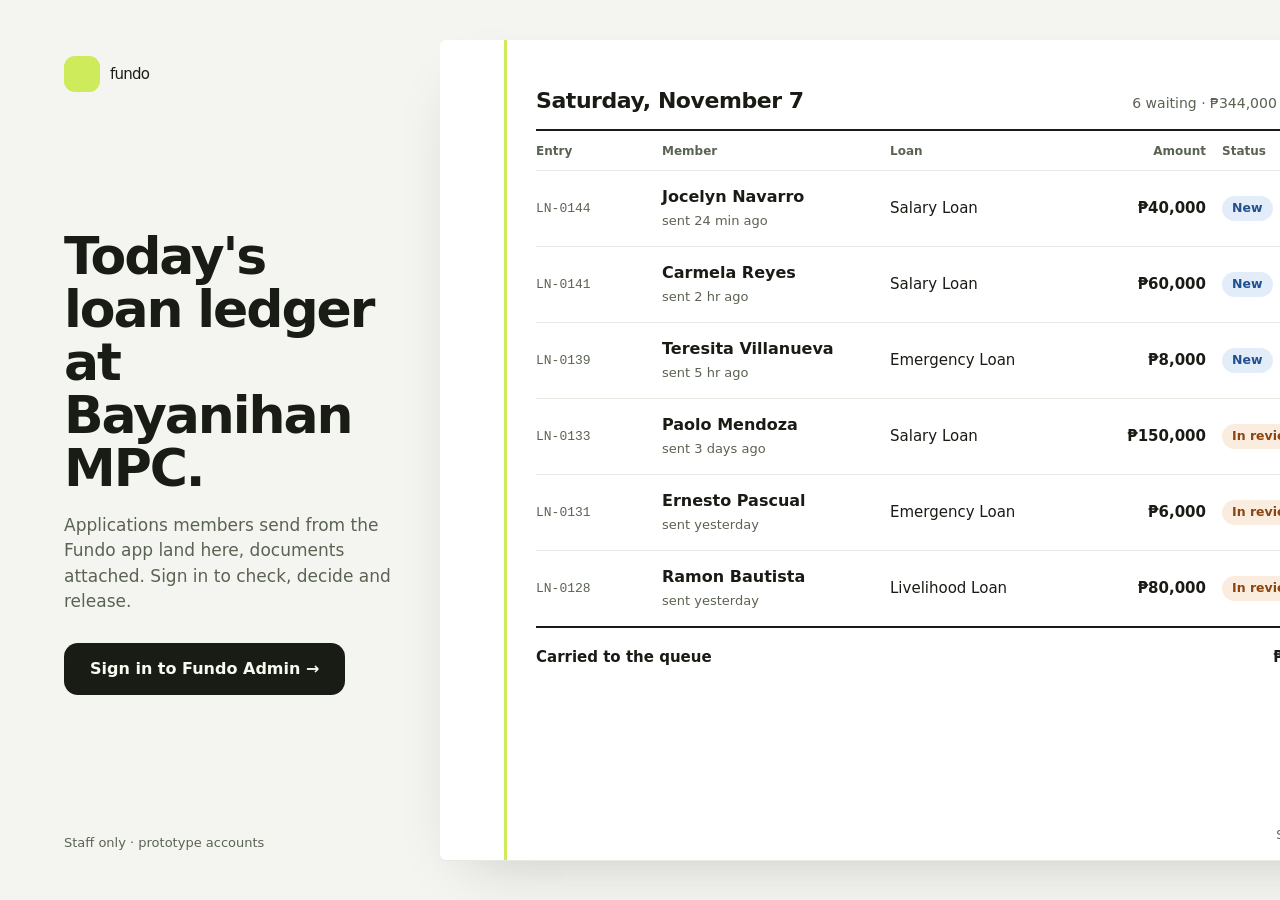
<file: .impeccable/mocks/decision/ledger.html>
<!doctype html><html lang="en"><head><meta charset="utf-8"><title>Ledger sketch</title>
<style>
:root{--lime:#CDEB5B;--ink:#191C15;--line:#E7EAE2;--muted:#5A6352;--surface:#F4F5F1;--green:#4C6A0C}
*{box-sizing:border-box}html,body{margin:0;width:1440px;height:900px;overflow:hidden;background:var(--surface);color:var(--ink);font:15px/1.5 -apple-system,BlinkMacSystemFont,'Segoe UI',Roboto,system-ui,sans-serif}
.wrap{display:grid;grid-template-columns:440px 1fr;height:900px}
.l{padding:56px 48px 48px 64px;display:flex;flex-direction:column}
.brand{display:flex;align-items:center;gap:10px;font:700 26px/1 inherit;letter-spacing:-.05em}
.mk{width:36px;height:36px;border-radius:11px;background:var(--lime)}
h1{margin:auto 0 0;font:700 52px/1.02 -apple-system,BlinkMacSystemFont,system-ui,sans-serif;letter-spacing:-.04em}
.l p{margin:18px 0 28px;font-size:17px;color:var(--muted);max-width:32ch}
.btn{display:inline-flex;align-items:center;gap:8px;height:52px;padding:0 26px;border-radius:14px;background:var(--ink);color:#F7FAEE;font-weight:600;font-size:16px;width:max-content}
.note{margin-top:auto;font-size:13px;color:var(--muted)}
.page{margin:40px 40px 40px 0;background:#fff;border-radius:6px 22px 22px 6px;box-shadow:0 1px 0 var(--line),0 24px 60px -30px rgba(25,28,21,.25);position:relative;padding:44px 48px 0 96px;overflow:hidden}
.page:before{content:"";position:absolute;left:64px;top:0;bottom:0;width:3px;background:var(--lime)}
.ph{display:flex;justify-content:space-between;align-items:baseline;border-bottom:2px solid var(--ink);padding-bottom:12px}
.ph b{font-size:22px;letter-spacing:-.02em}.ph span{color:var(--muted);font-size:14px}
.cols,.row{display:grid;grid-template-columns:110px 1fr 170px 130px 130px;gap:16px;align-items:center}
.cols{height:40px;font-size:12px;font-weight:600;color:var(--muted);border-bottom:1px solid var(--line)}
.row{height:76px;border-bottom:1px solid var(--line)}
.row .no{font:500 13px ui-monospace,Menlo,monospace;color:var(--muted)}
.row b{display:block;font-size:16px}.row small{color:var(--muted);font-size:13px}
.amt{font-variant-numeric:tabular-nums;font-weight:600;text-align:right}
.st{justify-self:start;padding:3px 10px;border-radius:99px;font-size:12.5px;font-weight:600}
.new{background:#E3EDFA;color:#22508F}.rev{background:#FBECE0;color:#8A4510}.ok{background:#E0F1EE;color:#0F5E4E}
.sum{display:flex;justify-content:space-between;padding:18px 0;font-weight:600;border-top:2px solid var(--ink);margin-top:-1px}
.tag{position:absolute;right:48px;bottom:16px;font-size:12px;color:var(--muted)}
</style></head><body><div class="wrap">
<section class="l">
 <div class="brand"><span class="mk"></span>fundo</div>
 <h1>Today's loan ledger at Bayanihan MPC.</h1>
 <p>Applications members send from the Fundo app land here, documents attached. Sign in to check, decide and release.</p>
 <span class="btn">Sign in to Fundo Admin →</span>
 <span class="note">Staff only · prototype accounts</span>
</section>
<section class="page">
 <div class="ph"><b>Saturday, November 7</b><span>6 waiting · ₱344,000 requested</span></div>
 <div class="cols"><span>Entry</span><span>Member</span><span>Loan</span><span style="text-align:right">Amount</span><span>Status</span></div>
 <div class="row"><span class="no">LN-0144</span><span><b>Jocelyn Navarro</b><small>sent 24 min ago</small></span><span>Salary Loan</span><span class="amt">₱40,000</span><span class="st new">New</span></div>
 <div class="row"><span class="no">LN-0141</span><span><b>Carmela Reyes</b><small>sent 2 hr ago</small></span><span>Salary Loan</span><span class="amt">₱60,000</span><span class="st new">New</span></div>
 <div class="row"><span class="no">LN-0139</span><span><b>Teresita Villanueva</b><small>sent 5 hr ago</small></span><span>Emergency Loan</span><span class="amt">₱8,000</span><span class="st new">New</span></div>
 <div class="row"><span class="no">LN-0133</span><span><b>Paolo Mendoza</b><small>sent 3 days ago</small></span><span>Salary Loan</span><span class="amt">₱150,000</span><span class="st rev">In review</span></div>
 <div class="row"><span class="no">LN-0131</span><span><b>Ernesto Pascual</b><small>sent yesterday</small></span><span>Emergency Loan</span><span class="amt">₱6,000</span><span class="st rev">In review</span></div>
 <div class="row"><span class="no">LN-0128</span><span><b>Ramon Bautista</b><small>sent yesterday</small></span><span>Livelihood Loan</span><span class="amt">₱80,000</span><span class="st rev">In review</span></div>
 <div class="sum"><span>Carried to the queue</span><span class="amt">₱344,000</span></div>
 <span class="tag">Sample data</span>
</section></div></body></html>
</file>
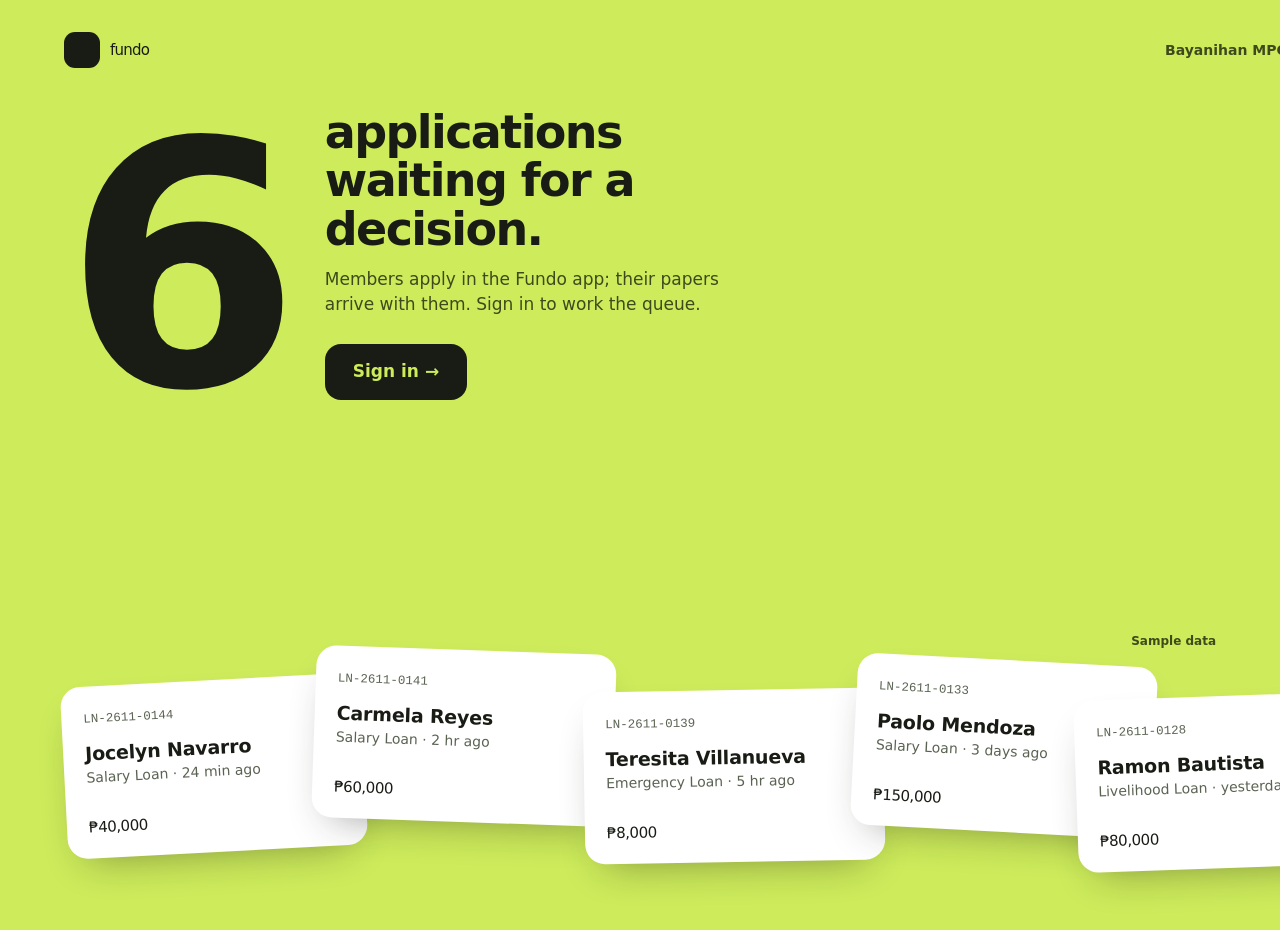
<file: .impeccable/mocks/decision/queue.html>
<!doctype html><html lang="en"><head><meta charset="utf-8"><title>Queue sketch</title>
<style>
:root{--lime:#CDEB5B;--ink:#191C15;--muted:#3E4A1C}
*{box-sizing:border-box}html,body{margin:0;width:1440px;height:900px;overflow:hidden;background:var(--lime);color:var(--ink);font:15px/1.5 -apple-system,BlinkMacSystemFont,'Segoe UI',Roboto,system-ui,sans-serif}
.top{display:flex;justify-content:space-between;align-items:center;padding:32px 64px}
.brand{display:flex;align-items:center;gap:10px;font:700 26px/1 inherit;letter-spacing:-.05em}
.mk{width:36px;height:36px;border-radius:11px;background:var(--ink)}
.top small{font-size:14px;font-weight:600;color:var(--muted)}
.hero{display:grid;grid-template-columns:auto 1fr;gap:48px;align-items:end;padding:8px 64px 0}
.n{font:800 340px/.78 -apple-system,BlinkMacSystemFont,system-ui,sans-serif;letter-spacing:-.07em;font-variant-numeric:tabular-nums}
.h h1{margin:0;font:700 46px/1.05 -apple-system,BlinkMacSystemFont,system-ui,sans-serif;letter-spacing:-.035em;max-width:14ch}
.h p{margin:14px 0 26px;font-size:17px;color:var(--muted);max-width:40ch}
.btn{display:inline-flex;align-items:center;height:56px;padding:0 28px;border-radius:16px;background:var(--ink);color:var(--lime);font-weight:700;font-size:17px}
.stack{position:absolute;left:64px;right:64px;bottom:-30px;height:290px}
.t{position:absolute;width:300px;height:172px;background:#fff;border-radius:20px;padding:20px 22px;box-shadow:0 18px 40px -20px rgba(25,28,21,.45)}
.t span{font:500 12.5px ui-monospace,Menlo,monospace;color:#5A6352}
.t b{display:block;margin-top:10px;font-size:19px;letter-spacing:-.01em}
.t em{display:block;font-style:normal;color:#5A6352;font-size:14px}
.t i{position:absolute;left:22px;bottom:20px;font:700 26px/1 inherit;font-style:normal;font-variant-numeric:tabular-nums;letter-spacing:-.03em}
.t:nth-child(1){left:0;top:40px;transform:rotate(-3deg)}.t:nth-child(2){left:250px;top:10px;transform:rotate(2deg)}
.t:nth-child(3){left:520px;top:50px;transform:rotate(-1deg)}.t:nth-child(4){left:790px;top:20px;transform:rotate(3deg)}
.t:nth-child(5){left:1012px;top:56px;transform:rotate(-2deg)}
.tag{position:absolute;right:64px;bottom:250px;font-size:12px;font-weight:600;color:var(--muted)}
</style></head><body>
<header class="top"><div class="brand"><span class="mk"></span>fundo</div><small>Bayanihan MPC · staff only</small></header>
<section class="hero"><div class="n">6</div><div class="h"><h1>applications waiting for a decision.</h1><p>Members apply in the Fundo app; their papers arrive with them. Sign in to work the queue.</p><span class="btn">Sign in →</span></div></section>
<div class="stack">
 <div class="t"><span>LN-2611-0144</span><b>Jocelyn Navarro</b><em>Salary Loan · 24 min ago</em><i>₱40,000</i></div>
 <div class="t"><span>LN-2611-0141</span><b>Carmela Reyes</b><em>Salary Loan · 2 hr ago</em><i>₱60,000</i></div>
 <div class="t"><span>LN-2611-0139</span><b>Teresita Villanueva</b><em>Emergency Loan · 5 hr ago</em><i>₱8,000</i></div>
 <div class="t"><span>LN-2611-0133</span><b>Paolo Mendoza</b><em>Salary Loan · 3 days ago</em><i>₱150,000</i></div>
 <div class="t"><span>LN-2611-0128</span><b>Ramon Bautista</b><em>Livelihood Loan · yesterday</em><i>₱80,000</i></div>
</div>
<span class="tag">Sample data</span>
</body></html>
</file>
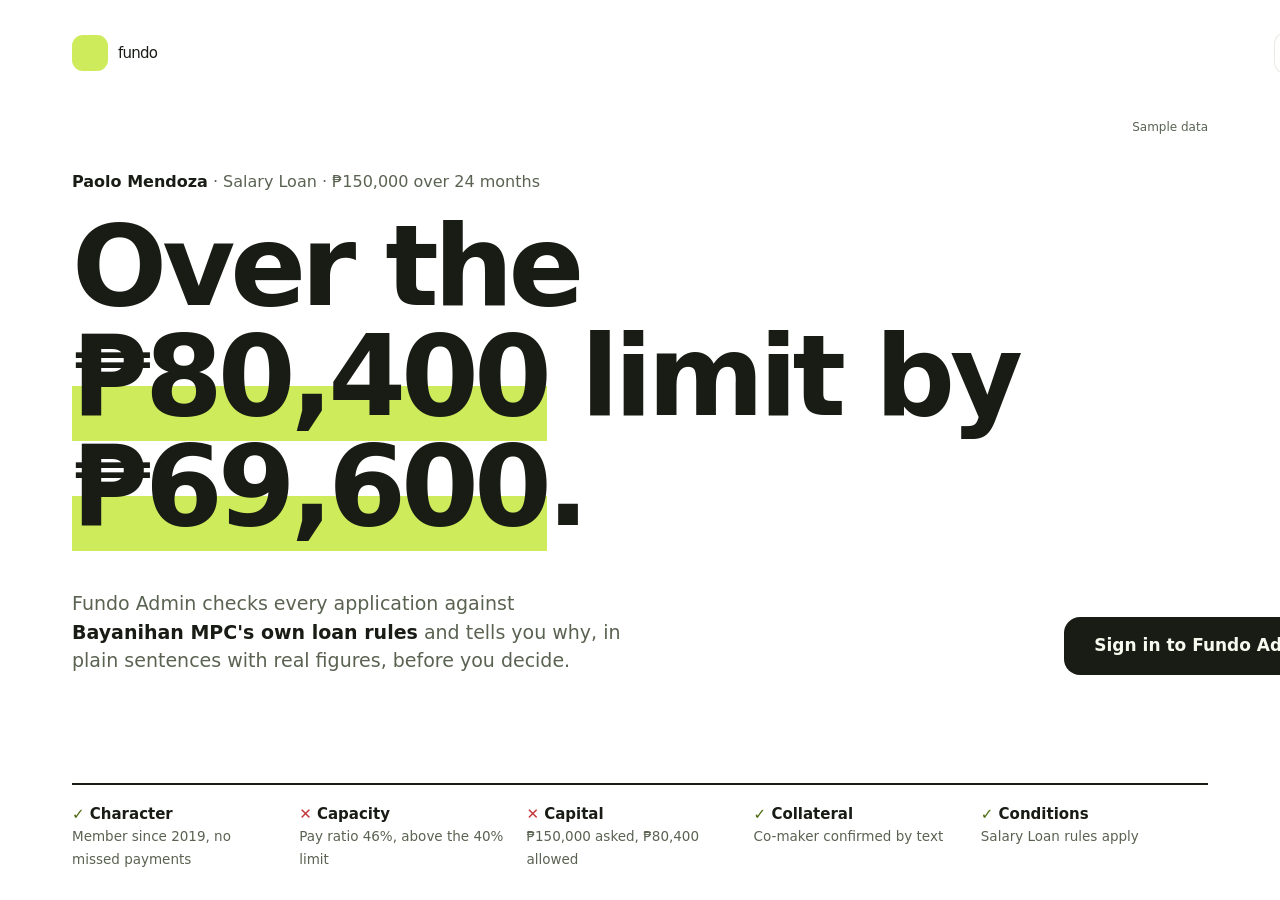
<file: .impeccable/mocks/decision/sentence.html>
<!doctype html><html lang="en"><head><meta charset="utf-8"><title>Sentence sketch</title>
<style>
:root{--lime:#CDEB5B;--ink:#191C15;--muted:#5A6352;--line:#E7EAE2;--green:#4C6A0C}
*{box-sizing:border-box}html,body{margin:0;width:1440px;height:900px;overflow:hidden;background:#fff;color:var(--ink);font:15px/1.5 -apple-system,BlinkMacSystemFont,'Segoe UI',Roboto,system-ui,sans-serif}
.top{display:flex;justify-content:space-between;align-items:center;padding:32px 72px}
.brand{display:flex;align-items:center;gap:10px;font:700 26px/1 inherit;letter-spacing:-.05em}
.mk{width:36px;height:36px;border-radius:11px;background:var(--lime)}
.sm{display:inline-flex;align-items:center;height:42px;padding:0 18px;border-radius:12px;box-shadow:inset 0 0 0 1px var(--line);font-weight:600}
main{padding:64px 72px 0}
.who{font-size:16px;color:var(--muted);margin:0 0 18px}
.who b{color:var(--ink)}
h1{margin:0;font:700 112px/.98 -apple-system,BlinkMacSystemFont,system-ui,sans-serif;letter-spacing:-.045em;max-width:13ch}
mark{background:linear-gradient(transparent 58%,var(--lime) 58%);color:inherit;font-variant-numeric:tabular-nums}
.below{display:grid;grid-template-columns:1fr auto;gap:48px;align-items:end;margin-top:48px}
.below p{margin:0;font-size:19px;max-width:46ch;color:var(--muted)}
.below p b{color:var(--ink)}
.btn{display:inline-flex;align-items:center;height:58px;padding:0 30px;border-radius:16px;background:var(--ink);color:#F7FAEE;font-weight:600;font-size:17px}
.cs{position:absolute;left:72px;right:72px;bottom:0;display:grid;grid-template-columns:repeat(5,1fr);border-top:2px solid var(--ink)}
.cs div{padding:18px 20px 30px 0}
.cs b{display:block;font-size:15px}.cs span{font-size:13.5px;color:var(--muted)}
.cs .x b:before{content:"✕ ";color:#C4363B}.cs .y b:before{content:"✓ ";color:var(--green)}
.tag{position:absolute;right:72px;top:118px;font-size:12px;color:var(--muted)}
</style></head><body>
<header class="top"><div class="brand"><span class="mk"></span>fundo</div><span class="sm">Sign in</span></header>
<main>
<p class="who"><b>Paolo Mendoza</b> · Salary Loan · ₱150,000 over 24 months</p>
<h1>Over the <mark>₱80,400</mark> limit by <mark>₱69,600</mark>.</h1>
<div class="below"><p>Fundo Admin checks every application against <b>Bayanihan MPC's own loan rules</b> and tells you why, in plain sentences with real figures, before you decide.</p><span class="btn">Sign in to Fundo Admin →</span></div>
</main>
<section class="cs">
 <div class="y"><b>Character</b><span>Member since 2019, no missed payments</span></div>
 <div class="x"><b>Capacity</b><span>Pay ratio 46%, above the 40% limit</span></div>
 <div class="x"><b>Capital</b><span>₱150,000 asked, ₱80,400 allowed</span></div>
 <div class="y"><b>Collateral</b><span>Co-maker confirmed by text</span></div>
 <div class="y"><b>Conditions</b><span>Salary Loan rules apply</span></div>
</section>
<span class="tag">Sample data</span>
</body></html>
</file>
